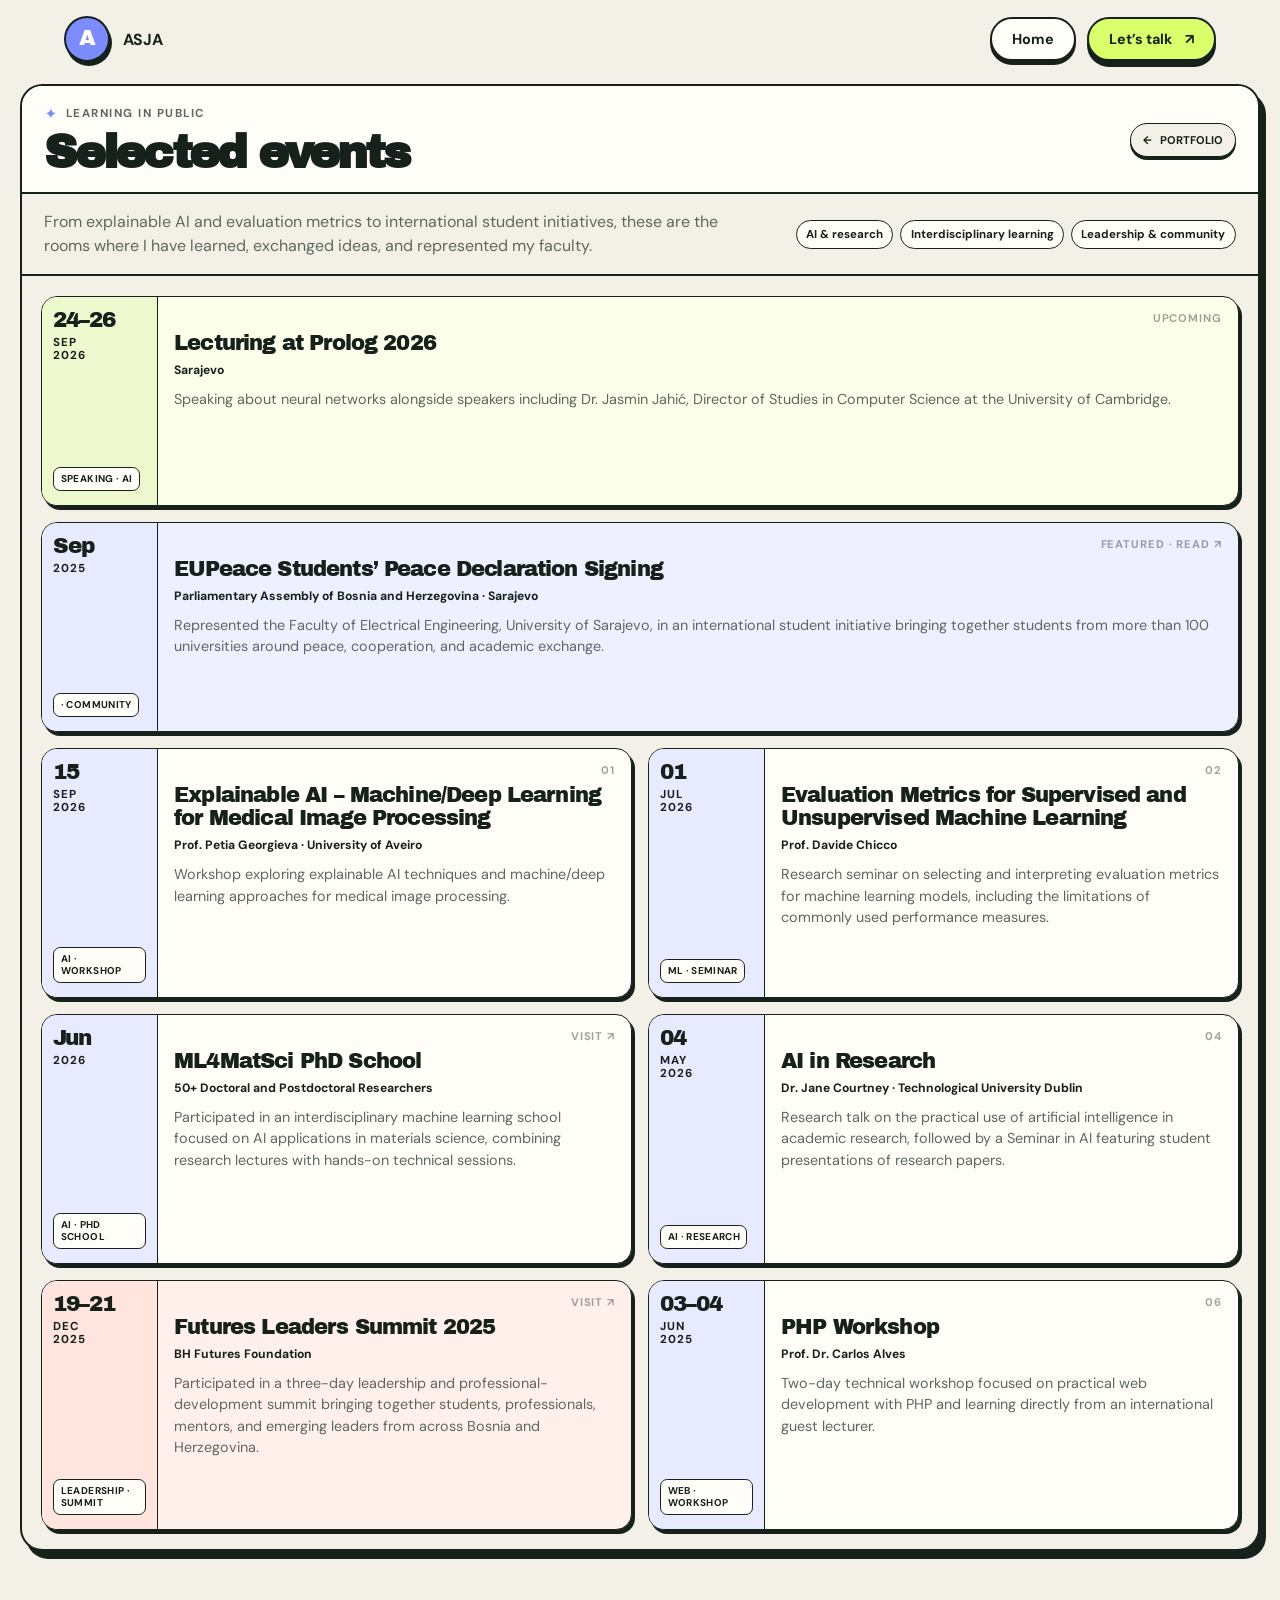
<file: events.html>
<!doctype html>
<html lang="en">
<head>
  <meta charset="utf-8">
  <meta name="viewport" content="width=device-width, initial-scale=1">
  <meta name="view-transition" content="same-origin">
  <meta name="description" content="Selected workshops, research seminars, leadership events, and international student initiatives attended by Asja.">
  <title>Events &amp; workshops · Asja</title>
  <link rel="icon" href="assets/favicon.svg?v=2" type="image/svg+xml">
  <link rel="preconnect" href="https://fonts.googleapis.com">
  <link rel="preconnect" href="https://fonts.gstatic.com" crossorigin>
  <link href="https://fonts.googleapis.com/css2?family=Archivo+Black&family=DM+Sans:wght@400;500;700&display=swap" rel="stylesheet">
  <link rel="stylesheet" href="styles.css?v=40">
</head>
<body class="events-page">
  <a class="skip-link" href="#events">Skip to events</a>

  <header class="site-header">
    <a class="brand" href="index.html" aria-label="Back to Asja's homepage">
      <span class="brand__mark">A</span>
      <span>ASJA</span>
    </a>
    <nav class="header-actions" aria-label="Primary navigation">
      <a class="button button--small button--ghost" href="index.html">Home</a>
      <a class="button button--small" href="contact.html">Let’s talk <span aria-hidden="true">↗</span></a>
    </nav>
  </header>

  <main class="events-main" id="events">
    <section class="events-panel" aria-labelledby="events-title">
      <header class="events-header">
        <div>
          <p class="events-kicker"><span aria-hidden="true">✦</span> Learning in public</p>
          <h1 id="events-title">Selected events</h1>
        </div>
        <a class="events-back" href="index.html"><span aria-hidden="true">←</span> Portfolio</a>
      </header>

      <div class="events-intro">
        <p>From explainable AI and evaluation metrics to international student initiatives, these are the rooms where I have learned, exchanged ideas, and represented my faculty.</p>
        <div class="events-strengths" aria-label="Areas of involvement">
          <span>AI &amp; research</span>
          <span>Interdisciplinary learning</span>
          <span>Leadership &amp; community</span>
        </div>
      </div>

      <ol class="event-list">
        <li class="event-card event-card--upcoming event-card--wide event-card--linked">
          <a class="event-card__overlay-link" href="https://prolog.naucnodrustvo.org/speakers" target="_blank" rel="noopener noreferrer" aria-label="Meet the speakers at Prolog 2026"></a>
          <div class="event-card__meta">
            <time datetime="2026-09-24"><strong>24–26</strong><span>Sep<br>2026</span></time>
            <span class="event-tag">Speaking · AI</span>
          </div>
          <div class="event-card__body">
            <span class="event-card__number">Upcoming</span>
            <h2>Lecturing at Prolog 2026</h2>
            <p class="event-host">Sarajevo</p>
            <p>Speaking about neural networks alongside speakers including Dr. Jasmin Jahić, Director of Studies in Computer Science at the University of Cambridge.</p>
          </div>
        </li>

        <li class="event-card event-card--featured event-card--wide event-card--linked">
          <a class="event-card__overlay-link" href="https://www.eupeace.eu/more-than-100-european-universities-have-signed-the-students-peace-declaration-in-sarajevo/" target="_blank" rel="noopener noreferrer" aria-label="Read about the Students’ Peace Declaration signing on the EUPeace website"></a>
          <div class="event-card__meta">
            <time datetime="2025-09"><strong>Sep</strong><span>2025</span></time>
            <span class="event-tag"> · Community</span>
          </div>
          <div class="event-card__body">
            <span class="event-card__number">Featured · Read ↗</span>
            <h2>EUPeace Students’ Peace Declaration Signing</h2>
            <p class="event-host">Parliamentary Assembly of Bosnia and Herzegovina · Sarajevo</p>
            <p>Represented the Faculty of Electrical Engineering, University of Sarajevo, in an international student initiative bringing together students from more than 100 universities around peace, cooperation, and academic exchange.</p>
          </div>
        </li>

        <li class="event-card">
          <div class="event-card__meta">
            <time datetime="2026-09-15"><strong>15</strong><span>Sep<br>2026</span></time>
            <span class="event-tag">AI · Workshop</span>
          </div>
          <div class="event-card__body">
            <span class="event-card__number">01</span>
            <h2>Explainable AI – Machine/Deep Learning for Medical Image Processing</h2>
            <p class="event-host">Prof. Petia Georgieva · University of Aveiro</p>
            <p>Workshop exploring explainable AI techniques and machine/deep learning approaches for medical image processing.</p>
          </div>
        </li>

        <li class="event-card">
          <div class="event-card__meta">
            <time datetime="2026-07-01"><strong>01</strong><span>Jul<br>2026</span></time>
            <span class="event-tag">ML · Seminar</span>
          </div>
          <div class="event-card__body">
            <span class="event-card__number">02</span>
            <h2>Evaluation Metrics for Supervised and Unsupervised Machine Learning</h2>
            <p class="event-host">Prof. Davide Chicco</p>
            <p>Research seminar on selecting and interpreting evaluation metrics for machine learning models, including the limitations of commonly used performance measures.</p>
          </div>
        </li>

        <li class="event-card event-card--linked">
          <a class="event-card__overlay-link" href="https://www.eumine-cost.eu/events/ml4matsci-hands-on-machine-learning-for-research-in-materials-sciences-2nd-phd-summer-school/" aria-label="Visit the official ML4MatSci PhD Summer School page"></a>
          <div class="event-card__meta">
            <time datetime="2026-06"><strong>Jun</strong><span>2026</span></time>
            <span class="event-tag">AI · PhD School</span>
          </div>
          <div class="event-card__body">
            <span class="event-card__number">Visit ↗</span>
            <h2>ML4MatSci PhD School</h2>
            <p class="event-host">50+ Doctoral and Postdoctoral Researchers</p>
            <p>Participated in an interdisciplinary machine learning school focused on AI applications in materials science, combining research lectures with hands-on technical sessions.</p>
          </div>
        </li>

        <li class="event-card">
          <div class="event-card__meta">
            <time datetime="2026-05-04"><strong>04</strong><span>May<br>2026</span></time>
            <span class="event-tag">AI · Research</span>
          </div>
          <div class="event-card__body">
            <span class="event-card__number">04</span>
            <h2>AI in Research</h2>
            <p class="event-host">Dr. Jane Courtney · Technological University Dublin</p>
            <p>Research talk on the practical use of artificial intelligence in academic research, followed by a Seminar in AI featuring student presentations of research papers.</p>
          </div>
        </li>

        <li class="event-card event-card--leadership event-card--linked">
          <a class="event-card__overlay-link" href="https://www.bhfuturesfoundation.org/news/2025/10/16/futures-leaders-summit-2025-empowers-bosnian-students-with-global-networks" target="_blank" rel="noopener noreferrer" aria-label="Read about Futures Leaders Summit 2025 on the BH Futures Foundation website"></a>
          <div class="event-card__meta">
            <time datetime="2025-12-19"><strong>19–21</strong><span>Dec<br>2025</span></time>
            <span class="event-tag">Leadership · Summit</span>
          </div>
          <div class="event-card__body">
            <span class="event-card__number">Visit ↗</span>
            <h2>Futures Leaders Summit 2025</h2>
            <p class="event-host">BH Futures Foundation</p>
            <p>Participated in a three-day leadership and professional-development summit bringing together students, professionals, mentors, and emerging leaders from across Bosnia and Herzegovina.</p>
          </div>
        </li>

        <li class="event-card">
          <div class="event-card__meta">
            <time datetime="2025-06-03"><strong>03–04</strong><span>Jun<br>2025</span></time>
            <span class="event-tag">Web · Workshop</span>
          </div>
          <div class="event-card__body">
            <span class="event-card__number">06</span>
            <h2>PHP Workshop</h2>
            <p class="event-host">Prof. Dr. Carlos Alves</p>
            <p>Two-day technical workshop focused on practical web development with PHP and learning directly from an international guest lecturer.</p>
          </div>
        </li>
      </ol>
    </section>
  </main>
</body>
</html>
</file>
<file: styles.css>
:root {
  --canvas: #f3f0e7;
  --paper: #fffdf7;
  --ink: #17211b;
  --muted: #5f685f;
  --purple: #7c8cff;
  --lime: #d9ff6a;
  --coral: #ff8d73;
  --border: 2px solid var(--ink);
  --shadow: 5px 7px 0 var(--ink);
}

* { box-sizing: border-box; }
::selection { background: var(--purple); color: var(--paper); text-shadow: none; }
::-moz-selection { background: var(--purple); color: var(--paper); text-shadow: none; }
html { scroll-behavior: smooth; overflow-x: clip; scrollbar-width: none; }
html::-webkit-scrollbar, body::-webkit-scrollbar { display: none; width: 0; height: 0; }
body { margin: 0; overflow-x: clip; background: var(--canvas); color: var(--ink); font-family: "DM Sans", system-ui, sans-serif; font-size: 16px; }
body.menu-open { overflow: hidden; }
@media (min-width: 701px) and (min-height: 560px) { body { height: 100svh; overflow-y: hidden; } }
a { color: inherit; text-decoration: none; }
button { color: inherit; font: inherit; }
img { display: block; max-width: 100%; }
.skip-link { position: fixed; left: 1rem; top: -5rem; z-index: 100; background: var(--ink); color: white; padding: .8rem 1rem; border-radius: 99px; }
.skip-link:focus { top: 1rem; }
a:focus-visible, button:focus-visible { outline: 3px solid var(--purple); outline-offset: 4px; }

.ticker { height: 34px; overflow: hidden; border-bottom: var(--border); background: var(--lime); display: flex; align-items: center; white-space: nowrap; }
.ticker__track { display: flex; flex-shrink: 0; width: max-content; animation: ticker 24s linear infinite; font-weight: 700; font-size: .72rem; letter-spacing: .13em; will-change: transform; }
.ticker__track span { margin-inline: 2rem; }
@keyframes ticker { from { transform: translate3d(0, 0, 0); } to { transform: translate3d(-50%, 0, 0); } }

.site-header { max-width: 1440px; height: 90px; padding: 0 clamp(1.25rem, 5vw, 4.5rem); margin: auto; display: flex; align-items: center; justify-content: space-between; position: relative; z-index: 10; }
.brand { display: inline-flex; align-items: center; gap: .8rem; font-weight: 700; letter-spacing: -.02em; }
.brand__mark { width: 46px; height: 46px; border-radius: 50%; display: grid; place-items: center; background: var(--purple); color: var(--paper); border: var(--border); box-shadow: 2px 4px 0 var(--ink); font: 1.35rem/1 "Archivo Black", sans-serif; transition: transform .2s; }
.brand:hover .brand__mark { transform: translateY(-3px) rotate(-4deg); }
.button { display: inline-flex; align-items: center; gap: .8rem; padding: 1rem 1.6rem; border: var(--border); border-radius: 999px; background: var(--lime); box-shadow: 0 6px 0 var(--ink); font-weight: 700; transition: transform .15s, box-shadow .15s; }
.button:hover { transform: translateY(2px); box-shadow: 0 4px 0 var(--ink); }
.button--small { padding: .7rem 1.25rem; font-size: .9rem; }
.site-header > .button--small { view-transition-name: contact-cta; }
.header-actions { display: flex; align-items: center; gap: .7rem; }
.header-actions > a:last-child { view-transition-name: contact-cta; }
.button--ghost { background: var(--paper); box-shadow: 0 4px 0 var(--ink); }
.button--ghost:hover { box-shadow: 0 2px 0 var(--ink); }
.button__count { min-width: 1.8rem; height: 1.45rem; padding: 0 .35rem; display: inline-grid; place-items: center; border-radius: 999px; background: var(--purple); color: var(--paper); font-size: .68rem; letter-spacing: .05em; }

@view-transition { navigation: auto; }
::view-transition-group(contact-cta) { animation-duration: .7s; animation-timing-function: cubic-bezier(.22, .8, .25, 1); }
::view-transition-old(root) { animation: page-out .38s ease both; }
::view-transition-new(root) { animation: page-in .52s ease both; }
@keyframes page-out { to { opacity: 0; transform: scale(.985); } }
@keyframes page-in { from { opacity: 0; transform: scale(1.015); } }

.hero { max-width: 1280px; height: calc(100svh - 124px); min-height: 0; margin: auto; padding: clamp(1rem, 2.4vh, 2rem) clamp(1.25rem, 4vw, 3rem) clamp(1.25rem, 2.8vh, 2.25rem); display: grid; grid-template-columns: minmax(0, 1fr) minmax(330px, 410px); align-items: center; gap: clamp(1.25rem, 2.5vw, 2.25rem); }
.hero__copy { position: relative; z-index: 6; grid-column: 1; grid-row: 1; }
.eyebrow { display: flex; align-items: center; gap: .75rem; margin: 0 0 1.25rem; color: var(--muted); font-size: .8rem; font-weight: 700; letter-spacing: .13em; text-transform: uppercase; }
.eyebrow > span:first-child { width: 2.2rem; height: 2px; flex: 0 0 auto; background: var(--ink); }
h1, h2 { margin: 0; font-family: "Archivo Black", Impact, sans-serif; letter-spacing: -.06em; line-height: .91; text-transform: uppercase; }
h1 { font-size: clamp(3.8rem, 6.7vw, 7.25rem); }
h1 em, h2 em { color: var(--purple); font-style: normal; text-shadow: 2px 3px 0 var(--ink); -webkit-text-stroke: 1.5px var(--ink); }
.hero__intro { max-width: 32rem; margin: 1.45rem 0 1.8rem; color: var(--muted); font-size: clamp(1rem, 1.35vw, 1.18rem); line-height: 1.55; }
.hero__title { font-size: clamp(4rem, 6.6vw, 7rem); text-transform: none; }
.hero__bio { max-width: 39rem; margin: clamp(1rem, 2vh, 1.6rem) 0 clamp(1rem, 2vh, 1.5rem); display: grid; gap: clamp(.65rem, 1.25vh, 1rem); }
.hero__bio p { margin: 0; color: var(--muted); font-size: clamp(1rem, 1.15vw, 1.12rem); line-height: 1.62; }
.latest-activity { max-width: 43rem; padding: .9rem 1.05rem 1rem; display: block; position: relative; overflow: hidden; border: var(--border); border-radius: 1.15rem; background: var(--canvas); color: var(--ink); box-shadow: 6px 7px 0 var(--ink); transform: rotate(-.7deg); transition: transform .2s ease, box-shadow .2s ease; }
.latest-activity::after { content: ""; width: 8rem; height: 8rem; position: absolute; right: -4.8rem; bottom: -4.7rem; border: 2px solid rgb(23 33 27 / .25); border-radius: 50%; }
.latest-activity:hover { transform: translateY(-4px) rotate(0); box-shadow: 8px 11px 0 var(--ink); }
.latest-activity__topline { margin-bottom: .65rem; display: flex; align-items: center; justify-content: space-between; gap: 1rem; color: rgb(23 33 27 / .7); font-size: .7rem; font-weight: 700; letter-spacing: .11em; text-transform: uppercase; }
.latest-activity__label { display: inline-flex; align-items: center; gap: .5rem; padding: .25rem .55rem; border: 1.5px solid var(--ink); border-radius: 999px; background: var(--lime); color: var(--ink); }
.latest-activity__pulse { width: .55rem; height: .55rem; flex: 0 0 auto; border: 1px solid var(--ink); border-radius: 50%; background: var(--coral); box-shadow: 0 0 0 3px rgb(255 141 115 / .22); animation: activity-pulse 2s ease-out infinite; }
.latest-activity__content { display: grid; grid-template-columns: minmax(0, 1fr) auto; gap: 1.25rem; align-items: end; }
.latest-activity__copy { display: grid; gap: .55rem; }
.latest-activity__copy strong { font: clamp(1.35rem, 2.2vw, 2rem)/1.05 "Archivo Black", Impact, sans-serif; letter-spacing: -.045em; text-transform: uppercase; }
.latest-activity__copy strong em { color: var(--coral); font-style: normal; }
.latest-activity__copy > span { max-width: 35rem; color: rgb(23 33 27 / .76); font-size: .84rem; line-height: 1.4; }
.latest-activity__link { min-width: max-content; padding: .42rem .65rem; position: relative; z-index: 1; border: 1.5px solid var(--ink); border-radius: 999px; background: var(--lime); color: var(--ink); font-size: .72rem; font-weight: 700; text-transform: uppercase; }
.latest-activity__link span { display: inline-block; margin-left: .2rem; transition: transform .2s ease; }
.latest-activity:hover .latest-activity__link span { transform: translate(3px, -3px); }
@keyframes activity-pulse { 0% { box-shadow: 0 0 0 0 rgb(255 141 115 / .48); } 70%, 100% { box-shadow: 0 0 0 8px rgb(255 141 115 / 0); } }
.study-term { position: relative; display: inline-block; padding: .02em .22em; border-radius: .2rem; background: #eaecea; color: var(--ink); cursor: help; font-weight: 700; text-decoration: none; transition: background-color .16s ease; }
.study-term:hover, .study-term:focus { background: #d7dad7; }
.study-term:focus-visible { outline: 2px solid var(--purple); outline-offset: 4px; border-radius: .2rem; }
.study-popover { position: absolute; z-index: 50; top: calc(100% + .85rem); left: 0; width: min(34rem, calc(100vw - 2.5rem)); padding: 1.25rem 1.35rem; display: grid; gap: 1rem; visibility: hidden; opacity: 0; pointer-events: none; transform: translateY(8px) scale(.98); transform-origin: top left; border: 1px solid rgb(23 33 27 / .18); border-radius: .9rem; background: var(--paper); color: var(--ink); box-shadow: 0 18px 45px rgb(23 33 27 / .18); font-size: .95rem; font-weight: 500; letter-spacing: normal; line-height: 1.35; text-align: left; text-transform: none; text-decoration: none; transition: opacity .18s ease, transform .22s ease, visibility .22s; }
.study-popover::before { content: ""; position: absolute; top: -.46rem; left: 1.3rem; width: .8rem; height: .8rem; transform: rotate(45deg); border-top: 1px solid rgb(23 33 27 / .18); border-left: 1px solid rgb(23 33 27 / .18); background: var(--paper); }
.study-popover__row { display: grid; grid-template-columns: 6.6rem 1fr; gap: 1rem; align-items: start; }
.study-popover__label { color: var(--muted); font-size: .76rem; font-weight: 700; letter-spacing: .12em; text-transform: uppercase; }
.study-term:hover, .study-term:focus { z-index: 51; }
.study-term:hover .study-popover, .study-term:focus .study-popover, .study-term:focus-within .study-popover { visibility: visible; opacity: 1; transform: translateY(0) scale(1); }
.portrait-stage { position: relative; grid-column: 2; grid-row: 1; display: flex; justify-content: flex-end; padding: 1rem 0 1.4rem; transform: translateY(18px); }
.portrait-visual { position: relative; width: min(100%, 410px); height: clamp(360px, 56vh, 475px); }
.portrait-frame { position: absolute; inset: 0; overflow: hidden; background: var(--purple); border: var(--border); border-radius: 48% 48% .9rem .9rem; box-shadow: 8px 10px 0 var(--ink); }
.portrait-frame::after { content: ""; position: absolute; width: 62%; height: 38%; left: -18%; bottom: -14%; border-radius: 50%; background: var(--lime); border: var(--border); }
.portrait-frame__line { position: absolute; inset: 1rem; border: 1px solid rgb(23 33 27 / .35); border-radius: 48% 48% .35rem .35rem; }
.portrait-orbit { position: absolute; z-index: 2; border-radius: 50%; pointer-events: none; }
.portrait-orbit span { position: absolute; display: block; border: 2px solid var(--ink); border-radius: 50%; box-shadow: 2px 2px 0 var(--ink); }
.portrait-orbit--large { inset: -5% -10% -3%; border: 2px solid var(--coral); animation: orbit-large 34s linear infinite; }
.portrait-orbit--large span { width: 13px; height: 13px; top: 18%; right: -7px; background: var(--lime); }
.portrait-orbit--small { inset: 9% -4% 10%; border: 2px dashed rgb(23 33 27 / .62); animation: orbit-small 27s linear infinite; }
.portrait-orbit--small span { width: 10px; height: 10px; left: -6px; bottom: 26%; background: var(--coral); }
.portrait-photo { position: absolute; z-index: 3; width: 100%; max-width: none; bottom: -6%; left: 50%; transform: translateX(-50%); clip-path: inset(0 0 4% 0 round 0 0 0 1rem); filter: saturate(.92) contrast(1.02); }
.sticker { position: absolute; z-index: 4; border: var(--border); box-shadow: 3px 5px 0 var(--ink); font-weight: 700; font-size: .7rem; letter-spacing: .08em; }
.sticker--one { top: 1.3rem; left: -1.6rem; background: var(--lime); padding: .7rem 1rem; border-radius: 1rem; transform: rotate(-4deg); }
.sticker--two { top: 7rem; right: -2.8rem; background: var(--coral); padding: .7rem 1rem; border-radius: 99px; transform: rotate(3deg); }
.orbit { position: absolute; left: -2rem; top: -1rem; font-size: 3rem; color: var(--coral); animation: rotate 14s linear infinite; }
.hand-note { position: absolute; bottom: -.15rem; left: 1rem; margin: 0; transform: rotate(-8deg); font: 700 1.05rem/1 system-ui; }
@keyframes rotate { to { transform: rotate(360deg); } }
@keyframes orbit-large { from { transform: rotate(8deg); } to { transform: rotate(368deg); } }
@keyframes orbit-small { from { transform: rotate(-11deg); } to { transform: rotate(-371deg); } }

.events-page { height: auto !important; min-height: 100svh; overflow-y: auto !important; }
.events-page .site-header { height: 78px; }
.events-main { width: min(1240px, calc(100% - 2.5rem)); margin: 0 auto; padding: .35rem 0 4rem; }
.events-panel { overflow: hidden; border: var(--border); border-radius: 1.4rem; background: var(--canvas); box-shadow: 6px 8px 0 var(--ink); }
.events-header { padding: 1.15rem 1.4rem 1.05rem; display: flex; justify-content: space-between; align-items: center; gap: 2rem; border-bottom: var(--border); background: var(--paper); }
.events-kicker { margin: 0 0 .35rem; display: flex; align-items: center; gap: .45rem; color: var(--muted); font-size: .72rem; font-weight: 700; letter-spacing: .13em; text-transform: uppercase; }
.events-kicker span { color: var(--purple); font-size: .95rem; }
.events-header h1 { max-width: 850px; font-size: clamp(2rem, 3.6vw, 3.35rem); line-height: 1; text-transform: none; }
.events-back { min-width: max-content; padding: .55rem .75rem; display: inline-flex; align-items: center; gap: .45rem; border: 1.5px solid var(--ink); border-radius: 999px; background: var(--canvas); box-shadow: 0 3px 0 var(--ink); font-size: .7rem; font-weight: 700; text-transform: uppercase; transition: transform .15s ease, box-shadow .15s ease; }
.events-back:hover { transform: translateY(2px); box-shadow: 0 2px 0 var(--ink); }
.events-intro { padding: 1rem 1.4rem; display: grid; grid-template-columns: minmax(0, 1fr) auto; align-items: center; gap: 2rem; border-bottom: var(--border); background: var(--canvas); }
.events-intro p { max-width: 47rem; margin: 0; color: var(--muted); font-size: 1rem; line-height: 1.5; }
.events-strengths { display: flex; flex-wrap: wrap; justify-content: flex-end; gap: .45rem; }
.events-strengths span { padding: .4rem .58rem; border: 1px solid var(--ink); border-radius: 999px; background: var(--paper); font-size: .72rem; font-weight: 700; }
.event-list { margin: 0; padding: 1.2rem; display: grid; grid-template-columns: repeat(2, minmax(0, 1fr)); gap: 1rem; list-style: none; }
.event-card { min-width: 0; min-height: 250px; overflow: hidden; position: relative; display: grid; grid-template-columns: 7.25rem minmax(0, 1fr); border: 1.5px solid var(--ink); border-radius: 1rem; background: var(--paper); box-shadow: 3px 4px 0 var(--ink); }
.event-card--wide { grid-column: 1 / -1; min-height: 210px; }
.event-card--upcoming { background: #fbffe9; }
.event-card--upcoming .event-card__meta { background: #eef8ce; }
.event-card--featured { background: #eef0ff; }
.event-card--leadership { background: #fff0ec; }
.event-card--linked { transition: transform .18s ease, box-shadow .18s ease; }
.event-card--linked:hover { transform: translateY(-3px); box-shadow: 5px 7px 0 var(--ink); }
.event-card__overlay-link { position: absolute; z-index: 2; inset: 0; border-radius: inherit; }
.event-card__overlay-link:focus-visible { outline: 2px solid var(--ink); outline-offset: -4px; }
.event-card__meta { padding: .85rem .7rem; display: flex; flex-direction: column; justify-content: space-between; align-items: flex-start; gap: .65rem; border-right: 1.5px solid var(--ink); background: #e8eaff; }
.event-card--leadership .event-card__meta { background: #ffe5de; }
.event-card__meta time, .event-card__date { display: grid; gap: .3rem; }
.event-card__meta time strong, .event-card__date strong { font: 1.35rem/1 "Archivo Black", Impact, sans-serif; letter-spacing: -.05em; }
.event-card__meta time span, .event-card__date span { font-size: .72rem; font-weight: 700; line-height: 1.12; letter-spacing: .07em; text-transform: uppercase; }
.event-tag { padding: .32rem .4rem; border: 1px solid var(--ink); border-radius: .45rem; background: var(--paper); font-size: .62rem; font-weight: 700; letter-spacing: .035em; line-height: 1.2; text-transform: uppercase; }
.event-card__body { min-width: 0; padding: .9rem 1rem 1rem; position: relative; display: flex; flex-direction: column; }
.event-card__number { align-self: flex-end; color: rgb(23 33 27 / .4); font-size: .7rem; font-weight: 700; letter-spacing: .08em; text-transform: uppercase; }
.event-card h2 { margin: .35rem 0 .5rem; font: clamp(1.05rem, 1.65vw, 1.35rem)/1.1 "Archivo Black", Impact, sans-serif; letter-spacing: -.04em; text-transform: none; }
.event-card p { margin: 0; color: var(--muted); font-size: .9rem; line-height: 1.5; }
.event-card .event-host { margin-bottom: .65rem; color: var(--ink); font-size: .76rem; font-weight: 700; line-height: 1.35; }

.cat-peek { position: fixed; z-index: 100; width: clamp(145px, 16vw, 220px); aspect-ratio: 9 / 16; overflow: hidden; pointer-events: none; }
.cat-peek canvas { display: block; width: 100%; height: 100%; transition: transform .5s cubic-bezier(.22, .8, .28, 1.12); }
.cat-peek.is-visible canvas { transition-duration: .2s; }
.cat-peek--bottom { left: 50%; bottom: 0; transform: translateX(-50%); }
.cat-peek--bottom canvas { transform: translateY(105%); }
.cat-peek--bottom.is-visible canvas { transform: translateY(0); }
.cat-peek--left { left: max(clamp(1.25rem, 4vw, 3rem), calc((100vw - 1280px) / 2 + clamp(1.25rem, 4vw, 3rem))); top: var(--cat-title-bottom, 50%); transform: none; }
.cat-peek--left canvas { transform: translateY(105%); }
.cat-peek--left.is-visible canvas { transform: translateY(0); }
.cat-peek--top { left: 50%; top: 0; transform: translateX(-50%); }
.cat-peek--top canvas { transform: translateY(-105%) rotate(180deg); }
.cat-peek--top.is-visible canvas { transform: translateY(0) rotate(180deg); }

.contact-page { min-height: 100svh; overflow-x: hidden; }
.contact-header { width: min(1180px, calc(100% - 2.5rem)); height: 86px; margin: auto; display: flex; align-items: center; justify-content: space-between; }
.back-link { display: inline-flex; align-items: center; gap: .55rem; font-weight: 700; }
.back-link span { transition: transform .18s ease; }
.back-link:hover span { transform: translateX(-4px); }
.contact-main { min-height: calc(100svh - 120px); padding: 1rem 1.25rem 3rem; display: flex; flex-direction: column; align-items: center; justify-content: center; text-align: center; }
.contact-cat { width: clamp(190px, 26vw, 330px); aspect-ratio: 1; margin: -2rem auto -3.75rem; position: relative; }
.contact-cat canvas { display: block; width: 100%; height: 100%; }
.contact-main .eyebrow { margin-bottom: .2rem; }
.contact-title { margin: 0 0 1.5rem; font-size: clamp(3.7rem, 8vw, 7rem); }
.email-link { view-transition-name: contact-cta; position: relative; display: inline-flex; align-items: center; gap: .8rem; padding: 1rem 1.5rem; border: var(--border); border-radius: 999px; appearance: none; background: var(--purple); color: var(--ink); box-shadow: 0 6px 0 var(--ink); cursor: pointer; font-size: clamp(1rem, 2vw, 1.2rem); font-weight: 700; transition: transform .15s ease, box-shadow .15s ease, background-color .2s ease; }
.email-link:hover { transform: translateY(2px); box-shadow: 0 4px 0 var(--ink); }
.email-link__content { display: grid; place-items: center; }
.email-link__image, .email-link__copied { grid-area: 1 / 1; }
.email-link__image { width: auto; height: 1.4em; transition: opacity .16s ease, transform .2s ease; }
.email-link__copied { opacity: 0; transform: translateY(4px); transition: opacity .16s ease, transform .2s ease; }
.email-link__icon { width: 1.25em; height: 1.25em; fill: none; stroke: currentColor; stroke-width: 2; stroke-linecap: round; stroke-linejoin: round; }
.email-link.is-copied { background: var(--lime); transform: translateY(2px); box-shadow: 0 4px 0 var(--ink); }
.email-link.is-copied .email-link__image { opacity: 0; transform: translateY(-4px); }
.email-link.is-copied .email-link__copied { opacity: 1; transform: translateY(0); }
.copy-toast { position: fixed; z-index: 200; left: 50%; bottom: 1.5rem; display: flex; align-items: center; gap: .7rem; padding: .7rem 1rem .7rem .75rem; border: var(--border); border-radius: 999px; background: var(--ink); color: var(--paper); box-shadow: 0 6px 0 rgb(124 140 255 / .55); font-weight: 700; font-size: .9rem; opacity: 0; pointer-events: none; transform: translate(-50%, calc(100% + 3rem)) scale(.94); transition: opacity .2s ease, transform .35s cubic-bezier(.22, .8, .25, 1.15); }
.copy-toast.is-visible { opacity: 1; transform: translate(-50%, 0) scale(1); }
.copy-toast__icon { width: 1.65rem; height: 1.65rem; display: grid; place-items: center; flex: 0 0 auto; border-radius: 50%; background: var(--lime); color: var(--ink); }

.section { max-width: 1440px; margin: auto; padding: clamp(5rem, 9vw, 8.5rem) clamp(1.25rem, 5vw, 4.5rem); }
.section-heading { margin-bottom: 3.5rem; display: flex; justify-content: space-between; align-items: end; gap: 2rem; }
.section-heading h2, .about h2 { font-size: clamp(3rem, 6vw, 6rem); }
.section-heading > p { max-width: 31rem; margin: 0 0 .4rem; color: var(--muted); font-size: 1.05rem; line-height: 1.65; }
.project-grid { display: grid; grid-template-columns: repeat(3, 1fr); gap: 1.35rem; }
.project-card { overflow: hidden; background: var(--paper); border: var(--border); border-radius: 1.8rem; box-shadow: 3px 5px 0 var(--ink); transition: transform .2s, box-shadow .2s; }
.project-card:hover { transform: translateY(-6px); box-shadow: 7px 11px 0 var(--ink); }
.project-card__visual { min-height: 310px; display: grid; place-items: center; background: var(--purple); border-bottom: var(--border); overflow: hidden; }
.project-card--lime .project-card__visual { background: var(--lime); }
.project-card--coral .project-card__visual { background: var(--coral); }
.mini-window { width: 76%; aspect-ratio: 1.3; padding: .8rem; background: var(--paper); border: var(--border); box-shadow: 8px 9px 0 var(--ink); transform: rotate(-3deg); }
.mini-window i { display: inline-block; width: 8px; height: 8px; margin-right: .25rem; background: var(--coral); border: 1px solid var(--ink); border-radius: 50%; }
.mini-window b { height: calc(100% - 1.5rem); display: grid; place-items: center; font: 2rem "Archivo Black"; letter-spacing: -.08em; }
.phone { width: 48%; min-width: 155px; height: 270px; padding: 1.1rem; border-radius: 1.8rem 1.8rem 0 0; background: var(--ink); color: var(--paper); border: 2px solid var(--ink); box-shadow: 7px 8px 0 var(--paper); transform: translateY(2rem) rotate(3deg); display: flex; flex-direction: column; }
.phone i { align-self: flex-end; color: var(--lime); font-style: normal; font-weight: 700; }
.phone b { margin-top: 2rem; font-size: 1.15rem; }.phone small { color: #b8c0ba; }.phone u { height: 28px; margin-top: .8rem; background: #2c3831; border-radius: .55rem; text-decoration: none; }
.project-card__visual--notes { position: relative; }.note { width: 52%; padding: 1.2rem; position: absolute; background: var(--paper); border: var(--border); box-shadow: 5px 6px 0 var(--ink); font-size: .72rem; }.note b { display: block; margin-top: 1rem; font-size: 1rem; }.note:first-child { left: 10%; transform: rotate(-7deg); }.note:last-child { right: 8%; transform: translateY(1.8rem) rotate(6deg); }
.project-card__body { min-height: 145px; padding: 1.45rem; display: grid; grid-template-columns: auto 1fr auto; align-items: start; gap: 1rem; }
.project-card h3 { margin: 0 0 .35rem; font-size: 1.35rem; }.project-card p { margin: 0; color: var(--muted); line-height: 1.5; }.project-number { font-size: .7rem; font-weight: 700; }.project-arrow { font-size: 1.4rem; }

.about { display: grid; grid-template-columns: 1.35fr .65fr; gap: 1.5rem; align-items: stretch; }
.about__card, .quote-card { padding: clamp(2rem, 4vw, 4rem); border: var(--border); border-radius: 2.2rem; box-shadow: var(--shadow); }
.about__card { background: var(--paper); }.about__copy { margin-top: 2.5rem; display: grid; grid-template-columns: 1fr 1fr; gap: 2rem; color: var(--muted); font-size: 1.05rem; line-height: 1.7; }.about__copy p { margin: 0; }
.quote-card { margin: 0; background: var(--purple); display: flex; flex-direction: column; justify-content: space-between; transform: rotate(1deg); }.quote-card > span { font: 8rem/1 "Archivo Black"; }.quote-card p { margin: 2rem 0 0; font: 2rem/1.15 "Archivo Black"; letter-spacing: -.05em; text-transform: uppercase; }

.skills { padding-top: 5rem; }
.skill-list { border-top: var(--border); }
.skill-list > div { padding: 1.8rem .5rem; border-bottom: var(--border); display: grid; grid-template-columns: 60px minmax(220px, .8fr) 1fr; gap: 1rem; align-items: center; }
.skill-list span { color: var(--muted); font-size: .75rem; font-weight: 700; }.skill-list h3 { margin: 0; font: clamp(1.5rem, 3vw, 2.7rem)/1 "Archivo Black"; letter-spacing: -.05em; text-transform: uppercase; }.skill-list p { margin: 0; max-width: 30rem; color: var(--muted); line-height: 1.55; }

.contact { margin-top: 4rem; padding: clamp(5rem, 10vw, 9rem) 1.25rem; position: relative; overflow: hidden; border-block: var(--border); background: var(--ink); color: var(--paper); text-align: center; }
.contact .eyebrow { justify-content: center; color: #c9d0cb; }.contact .eyebrow span { background: var(--paper); }.contact h2 { margin-bottom: 2.5rem; font-size: clamp(3.8rem, 9vw, 8.5rem); }.contact h2 em { color: var(--lime); text-shadow: 3px 4px 0 var(--purple); -webkit-text-stroke: 1px var(--ink); }.contact .button { color: var(--ink); }.contact__scribble { position: absolute; right: 8%; top: 20%; color: var(--coral); font-size: 1.2rem; font-weight: 700; transform: rotate(9deg); }
footer { max-width: 1440px; min-height: 130px; margin: auto; padding: 2rem clamp(1.25rem, 5vw, 4.5rem); display: flex; align-items: center; justify-content: space-between; gap: 2rem; color: var(--muted); font-size: .9rem; }footer .brand { color: var(--ink); }

@media (max-width: 980px) {
  .hero { grid-template-columns: minmax(0, 1fr) minmax(260px, 38vw); gap: clamp(1.25rem, 3vw, 2rem); }.portrait-stage { width: 100%; max-width: 380px; margin: 0; justify-self: end; }.project-grid { grid-template-columns: 1fr 1fr; }.project-card:last-child { grid-column: 1 / -1; }.about { grid-template-columns: 1fr; }.quote-card { min-height: 360px; }
  .event-list { grid-template-columns: 1fr; }
  .event-card, .event-card--wide { grid-column: auto; min-height: 215px; }
}
@media (min-width: 701px) and (max-height: 760px) {
  .hero { padding-top: .75rem; padding-bottom: .85rem; }
  .hero .eyebrow { margin-bottom: .65rem; }
  .hero__title { font-size: clamp(3.6rem, 6vw, 5.2rem); }
  .hero__bio { margin-top: .75rem; margin-bottom: .8rem; gap: .5rem; }
  .hero__bio p { font-size: .91rem; line-height: 1.42; }
  .latest-activity { padding: .68rem .85rem .75rem; }
  .latest-activity__topline { margin-bottom: .45rem; }
  .latest-activity__copy { gap: .35rem; }
  .latest-activity__copy strong { font-size: 1.28rem; }
  .latest-activity__copy > span { font-size: .74rem; line-height: 1.3; }
}
@media (max-width: 700px) {
  .site-header { height: 72px; padding-left: max(1rem, env(safe-area-inset-left)); padding-right: max(1rem, env(safe-area-inset-right)); }.site-header .button { display: inline-flex; padding: .6rem .82rem; font-size: .76rem; }
  .header-actions { gap: .48rem; }
  .button__count { display: none; }
  .hero { display: block; height: auto; min-height: calc(100svh - 106px); padding-top: 1.65rem; padding-right: max(1.35rem, env(safe-area-inset-right)); padding-bottom: 2.5rem; padding-left: max(1rem, env(safe-area-inset-left)); }
  .hero::after { content: ""; display: block; clear: both; }
  .hero__copy, .hero__bio { display: block; }
  .hero .eyebrow { gap: .55rem; margin-bottom: .4rem; white-space: nowrap; font-size: .7rem; letter-spacing: .11em; }
  .hero .eyebrow > span:first-child { width: 2rem; }
  .hero h1 { font-size: clamp(2.8rem, 12.5vw, 4rem); }
  .hero__bio { margin: 1.15rem 0 0; }
  .hero__bio p { font-size: 1rem; line-height: 1.52; }
  .hero__bio p + p { margin-top: 1rem; }
  .latest-activity { width: calc(100% - .35rem); margin-top: 1.35rem; padding: 1rem 1rem 1.1rem; border-radius: 1rem; box-shadow: 5px 6px 0 var(--coral); transform: rotate(-.5deg); }
  .latest-activity__topline { align-items: flex-start; gap: .6rem; font-size: .62rem; }
  .latest-activity__date { text-align: right; }
  .latest-activity__content { display: block; }
  .latest-activity__copy strong { font-size: clamp(1.25rem, 6vw, 1.65rem); }
  .latest-activity__copy > span { font-size: .82rem; }
  .latest-activity__link { margin-top: .85rem; display: inline-block; }
  .study-popover { position: fixed; top: auto; right: max(1rem, env(safe-area-inset-right)); bottom: max(1.1rem, env(safe-area-inset-bottom)); left: max(1rem, env(safe-area-inset-left)); width: auto; padding: 1rem; transform: translateY(12px) scale(.98); transform-origin: bottom center; }
  .study-popover::before { display: none; }
  .study-popover__row { grid-template-columns: 5.4rem 1fr; gap: .75rem; }
  .study-term:hover .study-popover, .study-term:focus .study-popover, .study-term:focus-within .study-popover { transform: translateY(0) scale(1); }
  .portrait-stage { float: right; width: min(33vw, 145px); max-width: none; margin: 3.1rem .55rem .8rem .9rem; padding: .35rem 0 .8rem; transform: translateY(5px); }
  .portrait-visual { width: 100%; height: clamp(180px, 50vw, 225px); }
  .sticker { font-size: .5rem; scale: .68; }.sticker--one { left: -.65rem; top: .1rem; }.sticker--two { display: none; }.orbit { left: -.5rem; top: -.4rem; font-size: 1.65rem; }.hand-note { left: .1rem; bottom: -.15rem; font-size: .68rem; }
  .section-heading { align-items: start; flex-direction: column; }.project-grid { grid-template-columns: 1fr; }.project-card:last-child { grid-column: auto; }.project-card__visual { min-height: 280px; }
  .about__copy { grid-template-columns: 1fr; }.skill-list > div { grid-template-columns: 40px 1fr; }.skill-list p { grid-column: 2; }.contact__scribble { display: none; }footer { flex-direction: column; text-align: center; }
  .cat-peek { width: clamp(125px, 38vw, 175px); }
  .cat-peek canvas { transition: transform .58s cubic-bezier(.55, .05, .72, .3); }
  .cat-peek.is-visible canvas { transition-duration: .24s; transition-timing-function: cubic-bezier(.18, .9, .28, 1.08); }
  .cat-peek.is-returning canvas { transition-duration: .58s; transition-timing-function: cubic-bezier(.55, .05, .72, .3); }
  .cat-peek--left { left: max(1rem, env(safe-area-inset-left)); }
  .events-page { height: auto !important; min-height: 100svh; overflow-y: auto !important; }
  .events-page .site-header { height: 72px; }
  .events-main { width: calc(100% - 1.5rem); height: auto; min-height: 0; padding: .25rem 0 2rem; }
  .events-panel { height: auto; display: block; border-radius: 1rem; box-shadow: 4px 5px 0 var(--ink); }
  .events-header { padding: .85rem .8rem; gap: .75rem; }
  .events-header h1 { font-size: 1.75rem; }
  .events-back { padding: .5rem .6rem; font-size: .72rem; }
  .events-intro { padding: .75rem .8rem; grid-template-columns: 1fr; align-items: flex-start; gap: .7rem; }
  .events-intro p { font-size: .9rem; }
  .events-strengths { justify-content: flex-start; }
  .event-list { padding: .65rem; display: grid; grid-template-columns: 1fr; gap: .65rem; }
  .event-card { min-height: 0; grid-template-columns: 1fr; border-radius: .7rem; }
  .event-card__meta { padding: .55rem .65rem; flex-direction: row; align-items: center; justify-content: space-between; border-right: 0; border-bottom: 1.5px solid var(--ink); }
  .event-card__meta time strong, .event-card__date strong { font-size: 1rem; }
  .event-card__body { padding: .7rem; display: block; }
  .event-card h2 { margin: 0 0 .35rem; font-size: 1rem; }
  .event-card p { font-size: .78rem; }
  .event-card__body > p:not(.event-host) { display: block; overflow: visible; }
  .event-card .event-host { margin: 0 0 .4rem; font-size: .7rem; }
  .contact-header { width: auto; height: 72px; margin-left: max(1rem, env(safe-area-inset-left)); margin-right: max(1.25rem, env(safe-area-inset-right)); }.contact-main { min-height: calc(100svh - 106px); padding-left: max(1rem, env(safe-area-inset-left)); padding-right: max(1.25rem, env(safe-area-inset-right)); }.contact-cat { width: min(62vw, 260px); margin: -1rem auto -3rem; }.contact-title { font-size: clamp(3.2rem, 16vw, 5rem); }.email-link { max-width: calc(100vw - 2.5rem); padding: .9rem 1.15rem; }.copy-toast { bottom: max(1rem, env(safe-area-inset-bottom)); width: max-content; max-width: calc(100vw - 2rem); font-size: .82rem; }
}
@media (prefers-reduced-motion: reduce) { html { scroll-behavior: auto; }.ticker__track, .orbit, .portrait-orbit, .latest-activity__pulse { animation: none; }.cat-peek canvas { transition-duration: .01s; }.project-card, .button, .brand__mark, .latest-activity { transition: none; }::view-transition-group(contact-cta), ::view-transition-old(root), ::view-transition-new(root) { animation-duration: .01ms; } }
</file>
